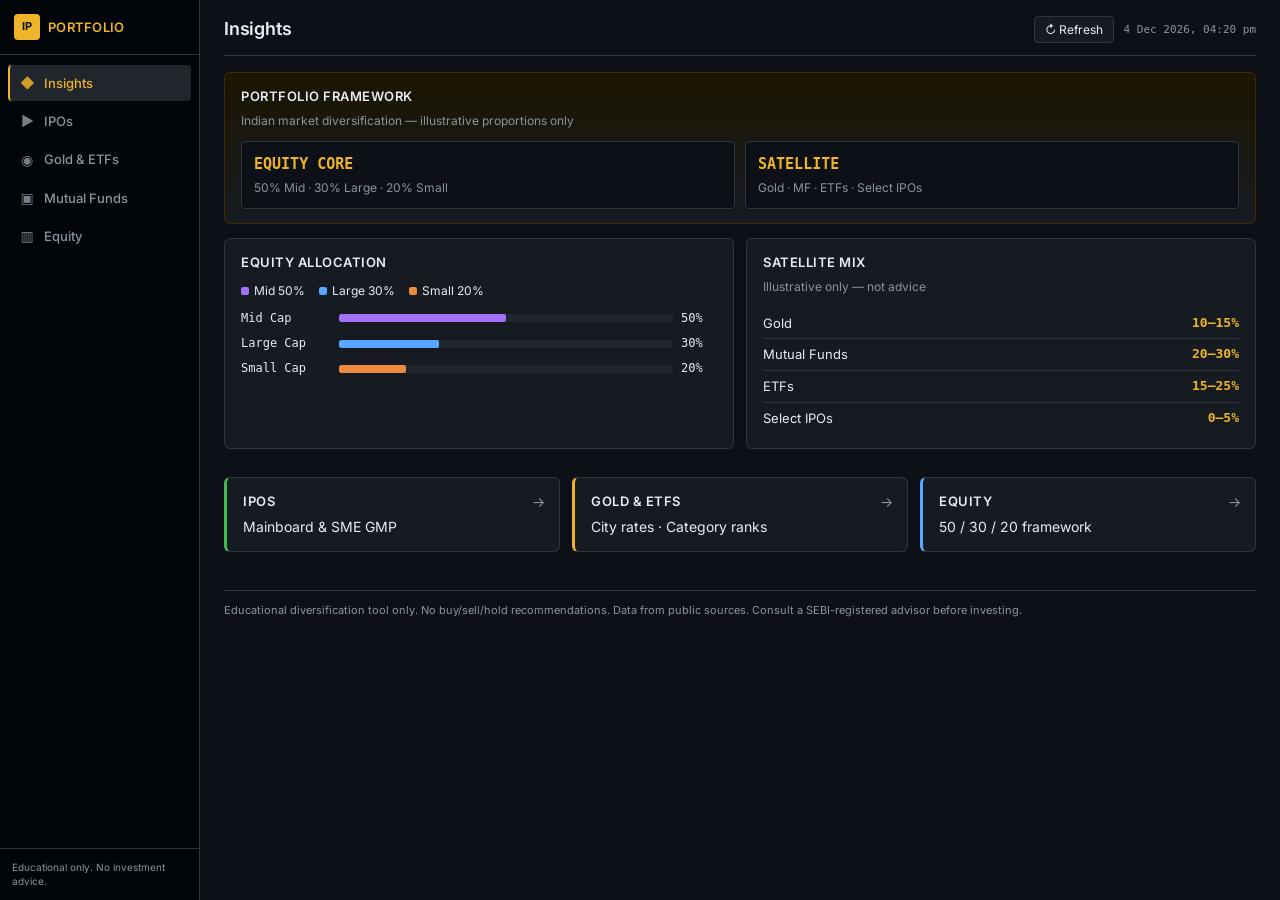
<file: index.html>
<!DOCTYPE html>
<html lang="en">
<head>
  <meta charset="UTF-8" />
  <meta name="viewport" content="width=device-width, initial-scale=1.0" />
  <title>India Portfolio Insights</title>
  <link rel="stylesheet" href="css/styles.css" />
  <link href="https://fonts.googleapis.com/css2?family=Inter:wght@400;500;600;700&display=swap" rel="stylesheet">
</head>
<body>
  <div class="app">
    <aside class="sidebar">
      <div class="logo">
        <div class="logo-icon">IP</div>
        <span>PORTFOLIO</span>
      </div>
      <nav class="nav">
        <a href="index.html" class="nav-item active"><span class="icon">◆</span> Insights</a>
        <a href="ipos.html" class="nav-item"><span class="icon">▶</span> IPOs</a>
        <a href="gold-etfs.html" class="nav-item"><span class="icon">◉</span> Gold & ETFs</a>
        <a href="mutual-funds.html" class="nav-item"><span class="icon">▣</span> Mutual Funds</a>
        <a href="equity.html" class="nav-item"><span class="icon">▥</span> Equity</a>
      </nav>
      <div class="sidebar-footer">
        <p class="disclaimer">Educational only. No investment advice.</p>
      </div>
    </aside>

    <main class="main">
      <header class="topbar">
        <h1>Insights</h1>
        <div class="topbar-actions">
          <button id="refreshBtn" class="btn-refresh">↻ Refresh</button>
          <span class="last-updated" id="lastUpdated">—</span>
        </div>
      </header>

      <section class="card status-card">
        <h2>Portfolio Framework</h2>
        <p class="subtitle">Indian market diversification — illustrative proportions only</p>
        <div class="status-grid">
          <div class="status-box">
            <div class="status-value">EQUITY CORE</div>
            <div class="status-detail">50% Mid · 30% Large · 20% Small</div>
          </div>
          <div class="status-box">
            <div class="status-value">SATELLITE</div>
            <div class="status-detail">Gold · MF · ETFs · Select IPOs</div>
          </div>
        </div>
      </section>

      <section class="cards-row">
        <div class="card">
          <h3>Equity Allocation</h3>
          <div class="pie-legend">
            <div class="legend-item"><span class="dot mid"></span> Mid 50%</div>
            <div class="legend-item"><span class="dot large"></span> Large 30%</div>
            <div class="legend-item"><span class="dot small"></span> Small 20%</div>
          </div>
          <div class="progress-bars">
            <div class="bar-group">
              <label>Mid Cap</label>
              <div class="bar"><div class="fill mid" style="width:50%"></div></div>
              <span>50%</span>
            </div>
            <div class="bar-group">
              <label>Large Cap</label>
              <div class="bar"><div class="fill large" style="width:30%"></div></div>
              <span>30%</span>
            </div>
            <div class="bar-group">
              <label>Small Cap</label>
              <div class="bar"><div class="fill small" style="width:20%"></div></div>
              <span>20%</span>
            </div>
          </div>
        </div>

        <div class="card">
          <h3>Satellite Mix</h3>
          <p class="note">Illustrative only — not advice</p>
          <ul class="mix-list">
            <li><span>Gold</span> <strong>10–15%</strong></li>
            <li><span>Mutual Funds</span> <strong>20–30%</strong></li>
            <li><span>ETFs</span> <strong>15–25%</strong></li>
            <li><span>Select IPOs</span> <strong>0–5%</strong></li>
          </ul>
        </div>
      </section>

      <section class="cards-row">
        <a href="ipos.html" class="card quick-card green">
          <h3>IPOs</h3>
          <p>Mainboard & SME GMP</p>
          <span class="arrow">→</span>
        </a>
        <a href="gold-etfs.html" class="card quick-card yellow">
          <h3>Gold & ETFs</h3>
          <p>City rates · Category ranks</p>
          <span class="arrow">→</span>
        </a>
        <a href="equity.html" class="card quick-card blue">
          <h3>Equity</h3>
          <p>50 / 30 / 20 framework</p>
          <span class="arrow">→</span>
        </a>
      </section>

      <footer class="footer">
        Educational diversification tool only. No buy/sell/hold recommendations. Data from public sources. Consult a SEBI-registered advisor before investing.
      </footer>
    </main>
  </div>
  <script src="js/app.js"></script>
</body>
</html>
</file>
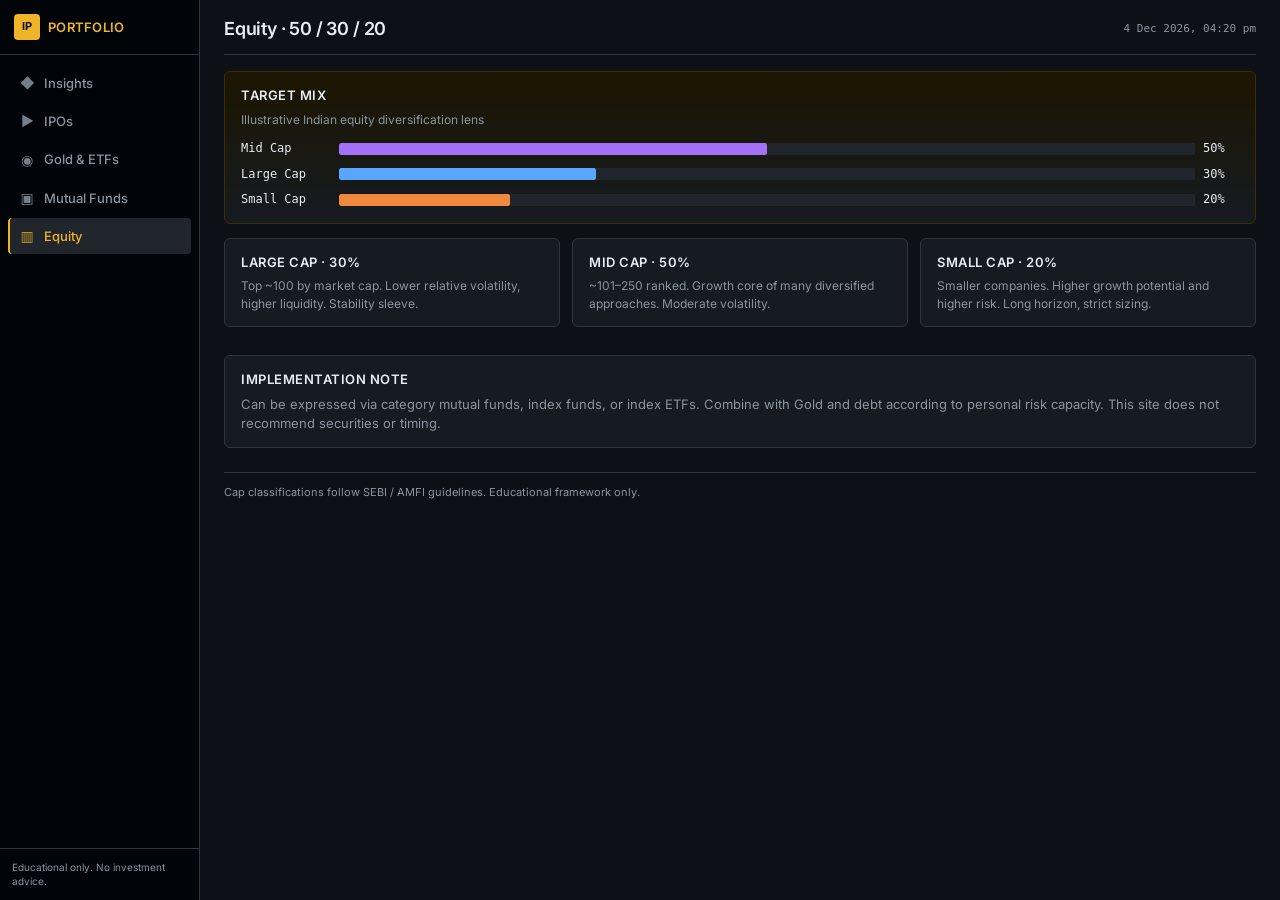
<file: equity.html>
<!DOCTYPE html>
<html lang="en">
<head>
  <meta charset="UTF-8" />
  <meta name="viewport" content="width=device-width, initial-scale=1.0" />
  <title>Equity | India Portfolio Insights</title>
  <link rel="stylesheet" href="css/styles.css" />
  <link href="https://fonts.googleapis.com/css2?family=Inter:wght@400;500;600;700&display=swap" rel="stylesheet">
</head>
<body>
  <div class="app">
    <aside class="sidebar">
      <div class="logo">
        <div class="logo-icon">IP</div>
        <span>PORTFOLIO</span>
      </div>
      <nav class="nav">
        <a href="index.html" class="nav-item"><span class="icon">◆</span> Insights</a>
        <a href="ipos.html" class="nav-item"><span class="icon">▶</span> IPOs</a>
        <a href="gold-etfs.html" class="nav-item"><span class="icon">◉</span> Gold & ETFs</a>
        <a href="mutual-funds.html" class="nav-item"><span class="icon">▣</span> Mutual Funds</a>
        <a href="equity.html" class="nav-item active"><span class="icon">▥</span> Equity</a>
      </nav>
      <div class="sidebar-footer">
        <p class="disclaimer">Educational only. No investment advice.</p>
      </div>
    </aside>

    <main class="main">
      <header class="topbar">
        <h1>Equity · 50 / 30 / 20</h1>
        <div class="topbar-actions">
          <span class="last-updated" id="lastUpdated">Framework</span>
        </div>
      </header>

      <section class="card status-card">
        <h2>Target Mix</h2>
        <p class="subtitle">Illustrative Indian equity diversification lens</p>
        <div class="progress-bars large">
          <div class="bar-group">
            <label>Mid Cap</label>
            <div class="bar"><div class="fill mid" style="width:50%"></div></div>
            <span>50%</span>
          </div>
          <div class="bar-group">
            <label>Large Cap</label>
            <div class="bar"><div class="fill large" style="width:30%"></div></div>
            <span>30%</span>
          </div>
          <div class="bar-group">
            <label>Small Cap</label>
            <div class="bar"><div class="fill small" style="width:20%"></div></div>
            <span>20%</span>
          </div>
        </div>
      </section>

      <section class="cards-row">
        <div class="card">
          <h3>Large Cap · 30%</h3>
          <p style="font-size:12px;color:var(--muted)">Top ~100 by market cap. Lower relative volatility, higher liquidity. Stability sleeve.</p>
        </div>
        <div class="card">
          <h3>Mid Cap · 50%</h3>
          <p style="font-size:12px;color:var(--muted)">~101–250 ranked. Growth core of many diversified approaches. Moderate volatility.</p>
        </div>
        <div class="card">
          <h3>Small Cap · 20%</h3>
          <p style="font-size:12px;color:var(--muted)">Smaller companies. Higher growth potential and higher risk. Long horizon, strict sizing.</p>
        </div>
      </section>

      <section class="card">
        <h3>Implementation Note</h3>
        <p style="font-size:13px;color:var(--muted)">Can be expressed via category mutual funds, index funds, or index ETFs. Combine with Gold and debt according to personal risk capacity. This site does not recommend securities or timing.</p>
      </section>

      <footer class="footer">
        Cap classifications follow SEBI / AMFI guidelines. Educational framework only.
      </footer>
    </main>
  </div>
  <script src="js/app.js"></script>
</body>
</html>
</file>
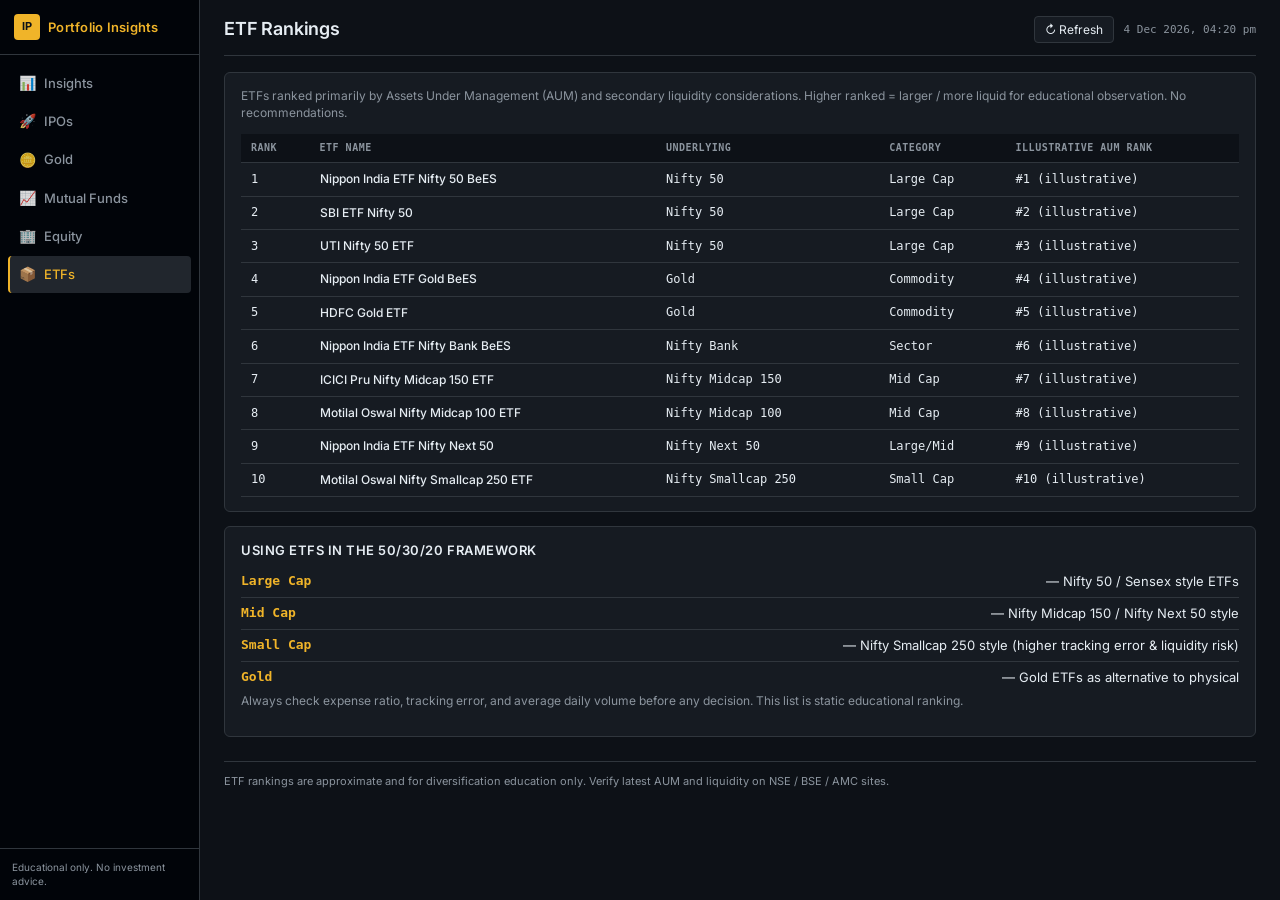
<file: etfs.html>
<!DOCTYPE html>
<html lang="en">
<head>
  <meta charset="UTF-8" />
  <meta name="viewport" content="width=device-width, initial-scale=1.0" />
  <title>ETFs | India Portfolio Insights</title>
  <link rel="stylesheet" href="css/styles.css" />
  <link href="https://fonts.googleapis.com/css2?family=Inter:wght@400;500;600;700&display=swap" rel="stylesheet">
</head>
<body>
  <div class="app">
    <aside class="sidebar">
      <div class="logo">
        <div class="logo-icon">IP</div>
        <span>Portfolio Insights</span>
      </div>
      <nav class="nav">
        <a href="index.html" class="nav-item"><span class="icon">📊</span> Insights</a>
        <a href="ipos.html" class="nav-item"><span class="icon">🚀</span> IPOs</a>
        <a href="gold.html" class="nav-item"><span class="icon">🪙</span> Gold</a>
        <a href="mutual-funds.html" class="nav-item"><span class="icon">📈</span> Mutual Funds</a>
        <a href="equity.html" class="nav-item"><span class="icon">🏢</span> Equity</a>
        <a href="etfs.html" class="nav-item active"><span class="icon">📦</span> ETFs</a>
      </nav>
      <div class="sidebar-footer">
        <p class="disclaimer">Educational only. No investment advice.</p>
      </div>
    </aside>

    <main class="main">
      <header class="topbar">
        <h1>ETF Rankings</h1>
        <div class="topbar-actions">
          <button id="refreshBtn" class="btn-refresh">↻ Refresh</button>
          <span class="last-updated" id="lastUpdated">Loading...</span>
        </div>
      </header>

      <section class="card">
        <p class="note">ETFs ranked primarily by Assets Under Management (AUM) and secondary liquidity considerations. Higher ranked = larger / more liquid for educational observation. No recommendations.</p>
        
        <div class="table-wrap">
          <table id="etfTable">
            <thead>
              <tr>
                <th>Rank</th>
                <th>ETF Name</th>
                <th>Underlying</th>
                <th>Category</th>
                <th>Illustrative AUM Rank</th>
              </tr>
            </thead>
            <tbody></tbody>
          </table>
        </div>
      </section>

      <section class="card">
        <h3>Using ETFs in the 50/30/20 Framework</h3>
        <ul class="mix-list">
          <li><strong>Large Cap</strong> — Nifty 50 / Sensex style ETFs</li>
          <li><strong>Mid Cap</strong> — Nifty Midcap 150 / Nifty Next 50 style</li>
          <li><strong>Small Cap</strong> — Nifty Smallcap 250 style (higher tracking error & liquidity risk)</li>
          <li><strong>Gold</strong> — Gold ETFs as alternative to physical</li>
        </ul>
        <p class="note">Always check expense ratio, tracking error, and average daily volume before any decision. This list is static educational ranking.</p>
      </section>

      <footer class="footer">
        <p>ETF rankings are approximate and for diversification education only. Verify latest AUM and liquidity on NSE / BSE / AMC sites.</p>
      </footer>
    </main>
  </div>
  <script src="js/app.js"></script>
  <script src="js/etfs.js"></script>
</body>
</html>
</file>
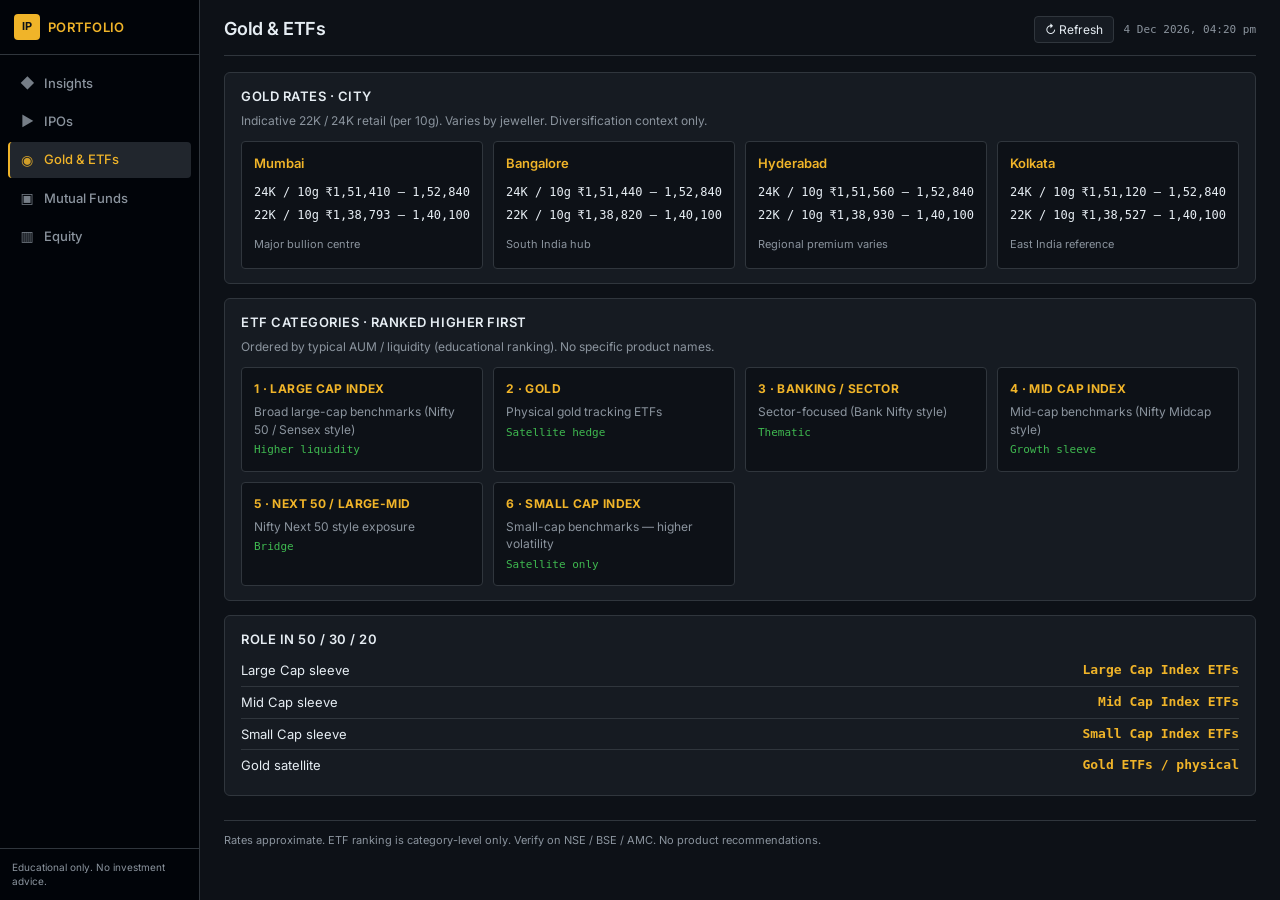
<file: gold-etfs.html>
<!DOCTYPE html>
<html lang="en">
<head>
  <meta charset="UTF-8" />
  <meta name="viewport" content="width=device-width, initial-scale=1.0" />
  <title>Gold & ETFs | India Portfolio Insights</title>
  <link rel="stylesheet" href="css/styles.css" />
  <link href="https://fonts.googleapis.com/css2?family=Inter:wght@400;500;600;700&display=swap" rel="stylesheet">
</head>
<body>
  <div class="app">
    <aside class="sidebar">
      <div class="logo">
        <div class="logo-icon">IP</div>
        <span>PORTFOLIO</span>
      </div>
      <nav class="nav">
        <a href="index.html" class="nav-item"><span class="icon">◆</span> Insights</a>
        <a href="ipos.html" class="nav-item"><span class="icon">▶</span> IPOs</a>
        <a href="gold-etfs.html" class="nav-item active"><span class="icon">◉</span> Gold & ETFs</a>
        <a href="mutual-funds.html" class="nav-item"><span class="icon">▣</span> Mutual Funds</a>
        <a href="equity.html" class="nav-item"><span class="icon">▥</span> Equity</a>
      </nav>
      <div class="sidebar-footer">
        <p class="disclaimer">Educational only. No investment advice.</p>
      </div>
    </aside>

    <main class="main">
      <header class="topbar">
        <h1>Gold & ETFs</h1>
        <div class="topbar-actions">
          <button id="refreshBtn" class="btn-refresh">↻ Refresh</button>
          <span class="last-updated" id="lastUpdated">—</span>
        </div>
      </header>

      <section class="card">
        <h3>Gold Rates · City</h3>
        <p class="note">Indicative 22K / 24K retail (per 10g). Varies by jeweller. Diversification context only.</p>
        <div class="gold-grid" id="goldGrid"></div>
      </section>

      <section class="card">
        <h3>ETF Categories · Ranked Higher First</h3>
        <p class="note">Ordered by typical AUM / liquidity (educational ranking). No specific product names.</p>
        <div class="etf-cats">
          <div class="etf-cat">
            <h4>1 · Large Cap Index</h4>
            <p>Broad large-cap benchmarks (Nifty 50 / Sensex style)</p>
            <span class="rank-badge">Higher liquidity</span>
          </div>
          <div class="etf-cat">
            <h4>2 · Gold</h4>
            <p>Physical gold tracking ETFs</p>
            <span class="rank-badge">Satellite hedge</span>
          </div>
          <div class="etf-cat">
            <h4>3 · Banking / Sector</h4>
            <p>Sector-focused (Bank Nifty style)</p>
            <span class="rank-badge">Thematic</span>
          </div>
          <div class="etf-cat">
            <h4>4 · Mid Cap Index</h4>
            <p>Mid-cap benchmarks (Nifty Midcap style)</p>
            <span class="rank-badge">Growth sleeve</span>
          </div>
          <div class="etf-cat">
            <h4>5 · Next 50 / Large-Mid</h4>
            <p>Nifty Next 50 style exposure</p>
            <span class="rank-badge">Bridge</span>
          </div>
          <div class="etf-cat">
            <h4>6 · Small Cap Index</h4>
            <p>Small-cap benchmarks — higher volatility</p>
            <span class="rank-badge">Satellite only</span>
          </div>
        </div>
      </section>

      <section class="card">
        <h3>Role in 50 / 30 / 20</h3>
        <ul class="mix-list">
          <li><span>Large Cap sleeve</span> <strong>Large Cap Index ETFs</strong></li>
          <li><span>Mid Cap sleeve</span> <strong>Mid Cap Index ETFs</strong></li>
          <li><span>Small Cap sleeve</span> <strong>Small Cap Index ETFs</strong></li>
          <li><span>Gold satellite</span> <strong>Gold ETFs / physical</strong></li>
        </ul>
      </section>

      <footer class="footer">
        Rates approximate. ETF ranking is category-level only. Verify on NSE / BSE / AMC. No product recommendations.
      </footer>
    </main>
  </div>
  <script src="js/app.js"></script>
  <script src="js/gold.js"></script>
</body>
</html>
</file>
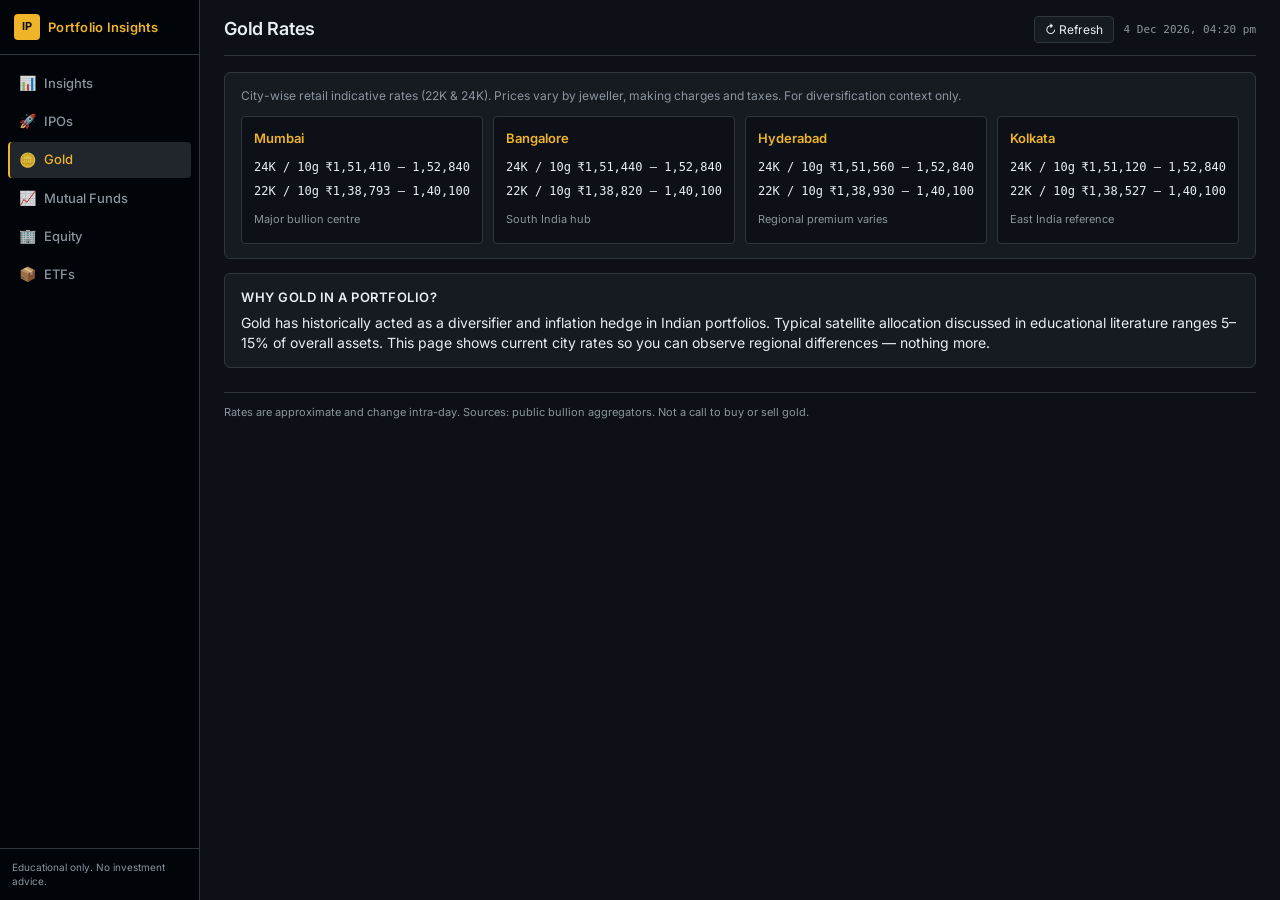
<file: gold.html>
<!DOCTYPE html>
<html lang="en">
<head>
  <meta charset="UTF-8" />
  <meta name="viewport" content="width=device-width, initial-scale=1.0" />
  <title>Gold Rates | India Portfolio Insights</title>
  <link rel="stylesheet" href="css/styles.css" />
  <link href="https://fonts.googleapis.com/css2?family=Inter:wght@400;500;600;700&display=swap" rel="stylesheet">
</head>
<body>
  <div class="app">
    <aside class="sidebar">
      <div class="logo">
        <div class="logo-icon">IP</div>
        <span>Portfolio Insights</span>
      </div>
      <nav class="nav">
        <a href="index.html" class="nav-item"><span class="icon">📊</span> Insights</a>
        <a href="ipos.html" class="nav-item"><span class="icon">🚀</span> IPOs</a>
        <a href="gold.html" class="nav-item active"><span class="icon">🪙</span> Gold</a>
        <a href="mutual-funds.html" class="nav-item"><span class="icon">📈</span> Mutual Funds</a>
        <a href="equity.html" class="nav-item"><span class="icon">🏢</span> Equity</a>
        <a href="etfs.html" class="nav-item"><span class="icon">📦</span> ETFs</a>
      </nav>
      <div class="sidebar-footer">
        <p class="disclaimer">Educational only. No investment advice.</p>
      </div>
    </aside>

    <main class="main">
      <header class="topbar">
        <h1>Gold Rates</h1>
        <div class="topbar-actions">
          <button id="refreshBtn" class="btn-refresh">↻ Refresh</button>
          <span class="last-updated" id="lastUpdated">Loading...</span>
        </div>
      </header>

      <section class="card">
        <p class="note">City-wise retail indicative rates (22K & 24K). Prices vary by jeweller, making charges and taxes. For diversification context only.</p>
        
        <div class="gold-grid" id="goldGrid">
          <!-- Populated by JS -->
        </div>
      </section>

      <section class="card">
        <h3>Why Gold in a Portfolio?</h3>
        <p>Gold has historically acted as a diversifier and inflation hedge in Indian portfolios. Typical satellite allocation discussed in educational literature ranges 5–15% of overall assets. This page shows current city rates so you can observe regional differences — nothing more.</p>
      </section>

      <footer class="footer">
        <p>Rates are approximate and change intra-day. Sources: public bullion aggregators. Not a call to buy or sell gold.</p>
      </footer>
    </main>
  </div>
  <script src="js/app.js"></script>
  <script src="js/gold.js"></script>
</body>
</html>
</file>
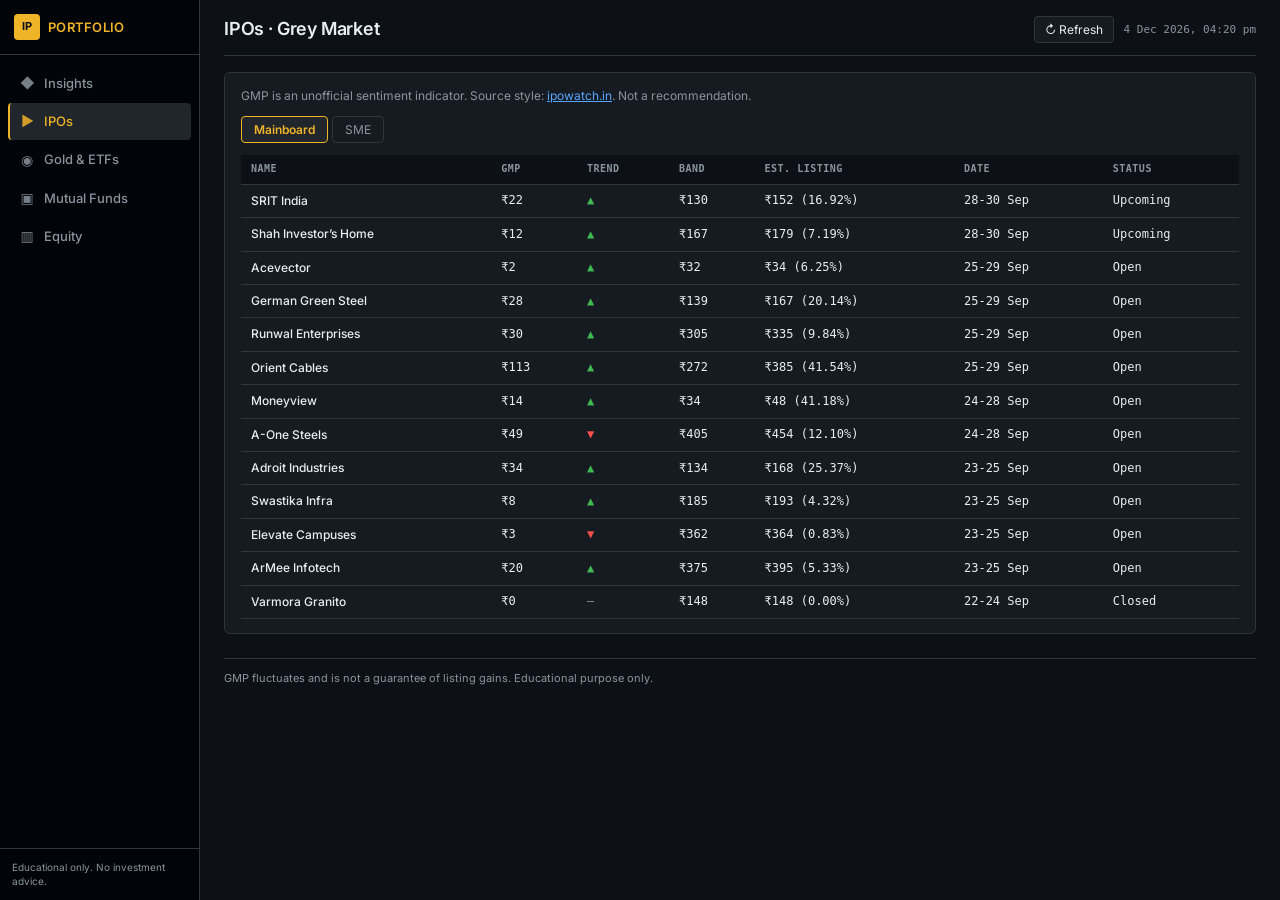
<file: ipos.html>
<!DOCTYPE html>
<html lang="en">
<head>
  <meta charset="UTF-8" />
  <meta name="viewport" content="width=device-width, initial-scale=1.0" />
  <title>IPOs | India Portfolio Insights</title>
  <link rel="stylesheet" href="css/styles.css" />
  <link href="https://fonts.googleapis.com/css2?family=Inter:wght@400;500;600;700&display=swap" rel="stylesheet">
</head>
<body>
  <div class="app">
    <aside class="sidebar">
      <div class="logo">
        <div class="logo-icon">IP</div>
        <span>PORTFOLIO</span>
      </div>
      <nav class="nav">
        <a href="index.html" class="nav-item"><span class="icon">◆</span> Insights</a>
        <a href="ipos.html" class="nav-item active"><span class="icon">▶</span> IPOs</a>
        <a href="gold-etfs.html" class="nav-item"><span class="icon">◉</span> Gold & ETFs</a>
        <a href="mutual-funds.html" class="nav-item"><span class="icon">▣</span> Mutual Funds</a>
        <a href="equity.html" class="nav-item"><span class="icon">▥</span> Equity</a>
      </nav>
      <div class="sidebar-footer">
        <p class="disclaimer">Educational only. No investment advice.</p>
      </div>
    </aside>

    <main class="main">
      <header class="topbar">
        <h1>IPOs · Grey Market</h1>
        <div class="topbar-actions">
          <button id="refreshBtn" class="btn-refresh">↻ Refresh</button>
          <span class="last-updated" id="lastUpdated">—</span>
        </div>
      </header>

      <section class="card">
        <p class="note">GMP is an unofficial sentiment indicator. Source style: <a href="https://ipowatch.in/ipo-grey-market-premium-latest-ipo-gmp/" target="_blank" rel="noopener">ipowatch.in</a>. Not a recommendation.</p>
        <div class="tabs">
          <button class="tab active" data-tab="mainboard">Mainboard</button>
          <button class="tab" data-tab="sme">SME</button>
        </div>
        <div id="mainboard" class="tab-content active">
          <div class="table-wrap">
            <table id="ipoMainTable">
              <thead>
                <tr>
                  <th>Name</th>
                  <th>GMP</th>
                  <th>Trend</th>
                  <th>Band</th>
                  <th>Est. Listing</th>
                  <th>Date</th>
                  <th>Status</th>
                </tr>
              </thead>
              <tbody></tbody>
            </table>
          </div>
        </div>
        <div id="sme" class="tab-content">
          <div class="table-wrap">
            <table id="ipoSmeTable">
              <thead>
                <tr>
                  <th>Name</th>
                  <th>GMP</th>
                  <th>Trend</th>
                  <th>Band</th>
                  <th>Est. Listing</th>
                  <th>Date</th>
                  <th>Status</th>
                </tr>
              </thead>
              <tbody></tbody>
            </table>
          </div>
        </div>
      </section>

      <footer class="footer">
        GMP fluctuates and is not a guarantee of listing gains. Educational purpose only.
      </footer>
    </main>
  </div>
  <script src="js/app.js"></script>
  <script src="js/ipos.js"></script>
</body>
</html>
</file>
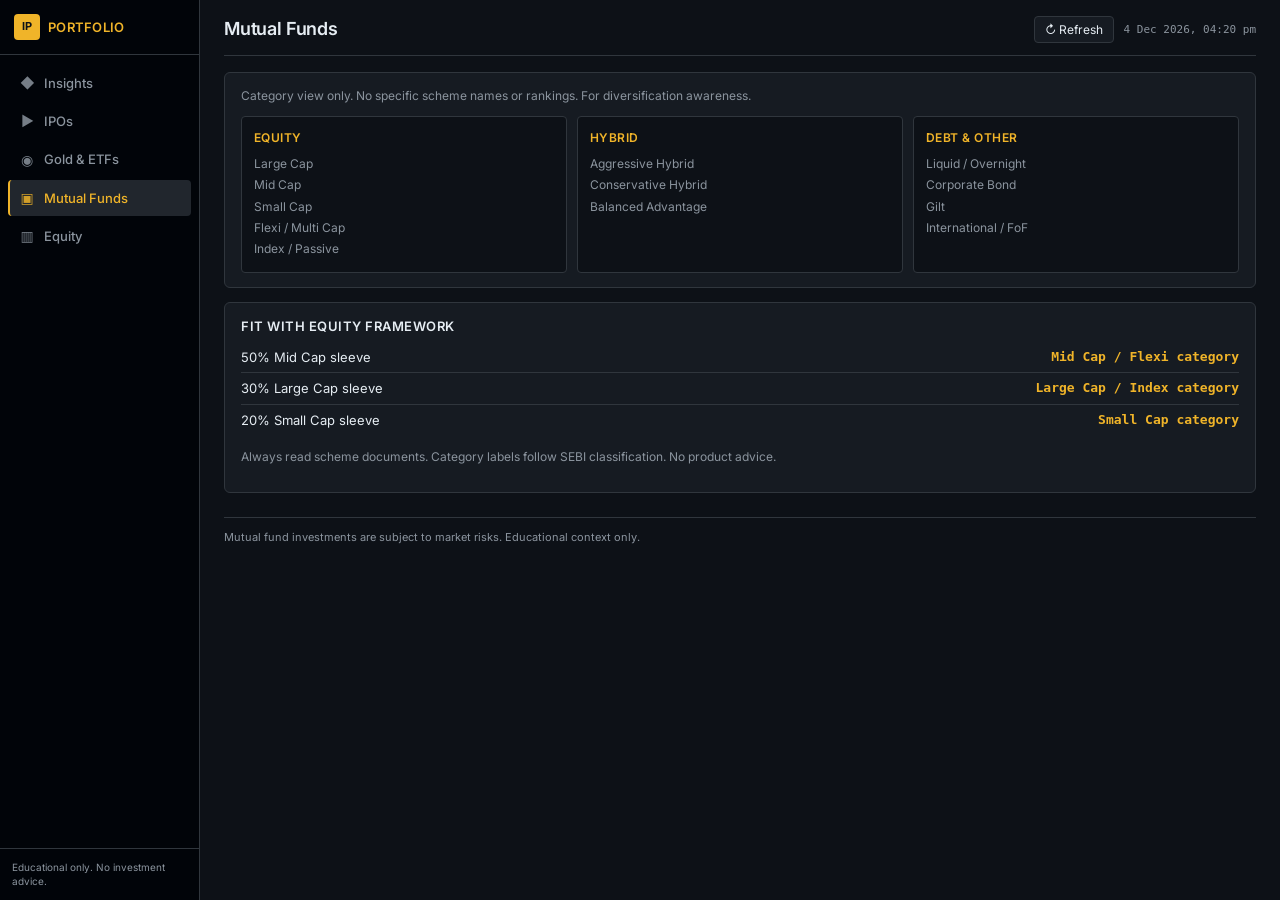
<file: mutual-funds.html>
<!DOCTYPE html>
<html lang="en">
<head>
  <meta charset="UTF-8" />
  <meta name="viewport" content="width=device-width, initial-scale=1.0" />
  <title>Mutual Funds | India Portfolio Insights</title>
  <link rel="stylesheet" href="css/styles.css" />
  <link href="https://fonts.googleapis.com/css2?family=Inter:wght@400;500;600;700&display=swap" rel="stylesheet">
</head>
<body>
  <div class="app">
    <aside class="sidebar">
      <div class="logo">
        <div class="logo-icon">IP</div>
        <span>PORTFOLIO</span>
      </div>
      <nav class="nav">
        <a href="index.html" class="nav-item"><span class="icon">◆</span> Insights</a>
        <a href="ipos.html" class="nav-item"><span class="icon">▶</span> IPOs</a>
        <a href="gold-etfs.html" class="nav-item"><span class="icon">◉</span> Gold & ETFs</a>
        <a href="mutual-funds.html" class="nav-item active"><span class="icon">▣</span> Mutual Funds</a>
        <a href="equity.html" class="nav-item"><span class="icon">▥</span> Equity</a>
      </nav>
      <div class="sidebar-footer">
        <p class="disclaimer">Educational only. No investment advice.</p>
      </div>
    </aside>

    <main class="main">
      <header class="topbar">
        <h1>Mutual Funds</h1>
        <div class="topbar-actions">
          <button id="refreshBtn" class="btn-refresh">↻ Refresh</button>
          <span class="last-updated" id="lastUpdated">—</span>
        </div>
      </header>

      <section class="card">
        <p class="note">Category view only. No specific scheme names or rankings. For diversification awareness.</p>
        <div class="mf-categories">
          <div class="mf-cat">
            <h3>Equity</h3>
            <ul>
              <li>Large Cap</li>
              <li>Mid Cap</li>
              <li>Small Cap</li>
              <li>Flexi / Multi Cap</li>
              <li>Index / Passive</li>
            </ul>
          </div>
          <div class="mf-cat">
            <h3>Hybrid</h3>
            <ul>
              <li>Aggressive Hybrid</li>
              <li>Conservative Hybrid</li>
              <li>Balanced Advantage</li>
            </ul>
          </div>
          <div class="mf-cat">
            <h3>Debt & Other</h3>
            <ul>
              <li>Liquid / Overnight</li>
              <li>Corporate Bond</li>
              <li>Gilt</li>
              <li>International / FoF</li>
            </ul>
          </div>
        </div>
      </section>

      <section class="card">
        <h3>Fit with Equity Framework</h3>
        <ul class="mix-list">
          <li><span>50% Mid Cap sleeve</span> <strong>Mid Cap / Flexi category</strong></li>
          <li><span>30% Large Cap sleeve</span> <strong>Large Cap / Index category</strong></li>
          <li><span>20% Small Cap sleeve</span> <strong>Small Cap category</strong></li>
        </ul>
        <p class="note" style="margin-top:12px">Always read scheme documents. Category labels follow SEBI classification. No product advice.</p>
      </section>

      <footer class="footer">
        Mutual fund investments are subject to market risks. Educational context only.
      </footer>
    </main>
  </div>
  <script src="js/app.js"></script>
</body>
</html>
</file>
<file: css/styles.css>
:root {
  --bg: #0d1117;
  --sidebar: #010409;
  --card: #161b22;
  --text: #e6edf3;
  --muted: #8b949e;
  --border: #30363d;
  --accent: #f0b429;
  --green: #3fb950;
  --red: #f85149;
  --blue: #58a6ff;
  --mid: #a371f7;
  --large: #58a6ff;
  --small: #f0883e;
  --radius: 6px;
  --font: 'Inter', system-ui, -apple-system, sans-serif;
  --mono: 'SF Mono', 'Fira Code', 'Consolas', monospace;
}

* {
  box-sizing: border-box;
  margin: 0;
  padding: 0;
}

body {
  font-family: var(--font);
  background: var(--bg);
  color: var(--text);
  line-height: 1.45;
  font-size: 14px;
}

.app {
  display: flex;
  min-height: 100vh;
}

.sidebar {
  width: 200px;
  background: var(--sidebar);
  border-right: 1px solid var(--border);
  display: flex;
  flex-direction: column;
  position: fixed;
  height: 100vh;
  z-index: 10;
}

.logo {
  display: flex;
  align-items: center;
  gap: 8px;
  padding: 14px 14px;
  font-weight: 600;
  font-size: 13px;
  letter-spacing: 0.02em;
  border-bottom: 1px solid var(--border);
  color: var(--accent);
}

.logo-icon {
  width: 26px;
  height: 26px;
  background: var(--accent);
  color: #0d1117;
  border-radius: 4px;
  display: flex;
  align-items: center;
  justify-content: center;
  font-size: 11px;
  font-weight: 700;
}

.nav {
  flex: 1;
  padding: 10px 8px;
  display: flex;
  flex-direction: column;
  gap: 2px;
}

.nav-item {
  display: flex;
  align-items: center;
  gap: 8px;
  padding: 8px 10px;
  border-radius: 4px;
  text-decoration: none;
  color: var(--muted);
  font-size: 13px;
  font-weight: 500;
  transition: background 0.12s, color 0.12s;
}

.nav-item:hover {
  background: #21262d;
  color: var(--text);
}

.nav-item.active {
  background: #21262d;
  color: var(--accent);
  border-left: 2px solid var(--accent);
  padding-left: 8px;
}

.nav-item .icon {
  font-size: 14px;
  width: 18px;
  text-align: center;
  opacity: 0.85;
}

.sidebar-footer {
  padding: 12px;
  border-top: 1px solid var(--border);
}

.disclaimer {
  font-size: 10px;
  color: var(--muted);
  line-height: 1.35;
}

.main {
  flex: 1;
  margin-left: 200px;
  padding: 16px 24px 40px;
  max-width: 1080px;
}

.topbar {
  display: flex;
  justify-content: space-between;
  align-items: center;
  margin-bottom: 16px;
  padding-bottom: 12px;
  border-bottom: 1px solid var(--border);
}

.topbar h1 {
  font-size: 18px;
  font-weight: 600;
  letter-spacing: -0.01em;
}

.topbar-actions {
  display: flex;
  align-items: center;
  gap: 10px;
}

.btn-refresh {
  background: var(--card);
  border: 1px solid var(--border);
  border-radius: 4px;
  padding: 5px 10px;
  font-size: 12px;
  color: var(--text);
  cursor: pointer;
  font-family: inherit;
}

.btn-refresh:hover {
  border-color: var(--muted);
  background: #21262d;
}

.last-updated {
  font-size: 11px;
  color: var(--muted);
  font-family: var(--mono);
}

.card {
  background: var(--card);
  border: 1px solid var(--border);
  border-radius: var(--radius);
  padding: 14px 16px;
  margin-bottom: 14px;
}

.card h2, .card h3 {
  font-size: 13px;
  font-weight: 600;
  margin-bottom: 6px;
  color: var(--text);
  text-transform: uppercase;
  letter-spacing: 0.04em;
}

.subtitle, .note {
  font-size: 12px;
  color: var(--muted);
  margin-bottom: 12px;
}

.note a {
  color: var(--blue);
}

.status-card {
  border-color: #3d2e00;
  background: linear-gradient(180deg, #1c1500 0%, var(--card) 100%);
}

.status-grid {
  display: grid;
  grid-template-columns: 1fr 1fr;
  gap: 10px;
  margin-top: 10px;
}

.status-box {
  background: #0d1117;
  border: 1px solid var(--border);
  border-radius: 4px;
  padding: 12px;
}

.status-value {
  font-size: 15px;
  font-weight: 600;
  color: var(--accent);
  font-family: var(--mono);
}

.status-detail {
  font-size: 12px;
  color: var(--muted);
  margin-top: 3px;
}

.cards-row {
  display: grid;
  grid-template-columns: repeat(auto-fit, minmax(260px, 1fr));
  gap: 12px;
  margin-bottom: 14px;
}

.pie-legend {
  display: flex;
  gap: 14px;
  margin: 10px 0;
  flex-wrap: wrap;
  font-size: 12px;
}

.legend-item {
  display: flex;
  align-items: center;
  gap: 5px;
}

.dot {
  width: 8px;
  height: 8px;
  border-radius: 2px;
}

.dot.mid { background: var(--mid); }
.dot.large { background: var(--large); }
.dot.small { background: var(--small); }

.progress-bars {
  display: flex;
  flex-direction: column;
  gap: 8px;
}

.progress-bars.large .bar {
  height: 12px;
}

.bar-group {
  display: grid;
  grid-template-columns: 90px 1fr 36px;
  align-items: center;
  gap: 8px;
  font-size: 12px;
  font-family: var(--mono);
}

.bar {
  height: 8px;
  background: #21262d;
  border-radius: 2px;
  overflow: hidden;
}

.fill {
  height: 100%;
  border-radius: 2px;
}

.fill.mid { background: var(--mid); }
.fill.large { background: var(--large); }
.fill.small { background: var(--small); }

.mix-list {
  list-style: none;
  margin-top: 6px;
}

.mix-list li {
  display: flex;
  justify-content: space-between;
  padding: 6px 0;
  border-bottom: 1px solid var(--border);
  font-size: 13px;
}

.mix-list li:last-child {
  border-bottom: none;
}

.mix-list strong {
  font-family: var(--mono);
  color: var(--accent);
}

.quick-card {
  text-decoration: none;
  color: inherit;
  position: relative;
  transition: border-color 0.12s;
}

.quick-card:hover {
  border-color: var(--accent);
}

.quick-card.green { border-left: 3px solid var(--green); }
.quick-card.yellow { border-left: 3px solid var(--accent); }
.quick-card.blue { border-left: 3px solid var(--blue); }

.quick-card .arrow {
  position: absolute;
  right: 14px;
  top: 14px;
  font-size: 14px;
  color: var(--muted);
}

.table-wrap {
  overflow-x: auto;
  margin-top: 8px;
}

table {
  width: 100%;
  border-collapse: collapse;
  font-size: 12px;
  font-family: var(--mono);
}

th, td {
  text-align: left;
  padding: 7px 10px;
  border-bottom: 1px solid var(--border);
}

th {
  font-weight: 600;
  color: var(--muted);
  font-size: 10px;
  text-transform: uppercase;
  letter-spacing: 0.05em;
  background: #0d1117;
  position: sticky;
  top: 0;
}

tr:hover td {
  background: #21262d;
}

td strong {
  font-family: var(--font);
  font-weight: 500;
  color: var(--text);
}

.trend-up { color: var(--green); }
.trend-down { color: var(--red); }
.trend-flat { color: var(--muted); }

.tabs {
  display: flex;
  gap: 4px;
  margin-bottom: 12px;
}

.tab {
  padding: 5px 12px;
  border: 1px solid var(--border);
  background: transparent;
  border-radius: 4px;
  cursor: pointer;
  font-size: 12px;
  font-family: inherit;
  color: var(--muted);
}

.tab.active {
  background: #21262d;
  border-color: var(--accent);
  color: var(--accent);
  font-weight: 600;
}

.tab-content {
  display: none;
}

.tab-content.active {
  display: block;
}

.gold-grid {
  display: grid;
  grid-template-columns: repeat(auto-fit, minmax(200px, 1fr));
  gap: 10px;
}

.gold-card {
  border: 1px solid var(--border);
  border-radius: 4px;
  padding: 12px;
  background: #0d1117;
}

.gold-card h4 {
  font-size: 13px;
  margin-bottom: 8px;
  color: var(--accent);
  font-weight: 600;
}

.gold-row {
  display: flex;
  justify-content: space-between;
  font-size: 12px;
  padding: 3px 0;
  font-family: var(--mono);
}

.gold-row strong {
  font-weight: 500;
  color: var(--text);
}

.mf-categories {
  display: grid;
  grid-template-columns: repeat(auto-fit, minmax(180px, 1fr));
  gap: 10px;
}

.mf-cat {
  background: #0d1117;
  border: 1px solid var(--border);
  border-radius: 4px;
  padding: 12px;
}

.mf-cat h3 {
  font-size: 12px;
  margin-bottom: 6px;
  color: var(--accent);
  text-transform: uppercase;
  letter-spacing: 0.04em;
}

.mf-cat ul {
  list-style: none;
  font-size: 12px;
  color: var(--muted);
}

.mf-cat li {
  padding: 2px 0;
}

.etf-cats {
  display: grid;
  grid-template-columns: repeat(auto-fit, minmax(200px, 1fr));
  gap: 10px;
  margin-top: 8px;
}

.etf-cat {
  border: 1px solid var(--border);
  border-radius: 4px;
  padding: 12px;
  background: #0d1117;
}

.etf-cat h4 {
  font-size: 12px;
  color: var(--accent);
  margin-bottom: 6px;
  text-transform: uppercase;
  letter-spacing: 0.03em;
}

.etf-cat p {
  font-size: 12px;
  color: var(--muted);
  margin: 0;
}

.rank-badge {
  display: inline-block;
  font-family: var(--mono);
  font-size: 11px;
  color: var(--green);
  margin-top: 4px;
}

.footer {
  margin-top: 24px;
  padding-top: 12px;
  border-top: 1px solid var(--border);
  font-size: 11px;
  color: var(--muted);
  line-height: 1.45;
}

@media (max-width: 768px) {
  .sidebar {
    width: 52px;
  }
  .sidebar .logo span,
  .sidebar .nav-item span:not(.icon),
  .sidebar-footer {
    display: none;
  }
  .main {
    margin-left: 52px;
    padding: 12px;
  }
  .status-grid {
    grid-template-columns: 1fr;
  }
  .bar-group {
    grid-template-columns: 70px 1fr 32px;
  }
}
</file>
